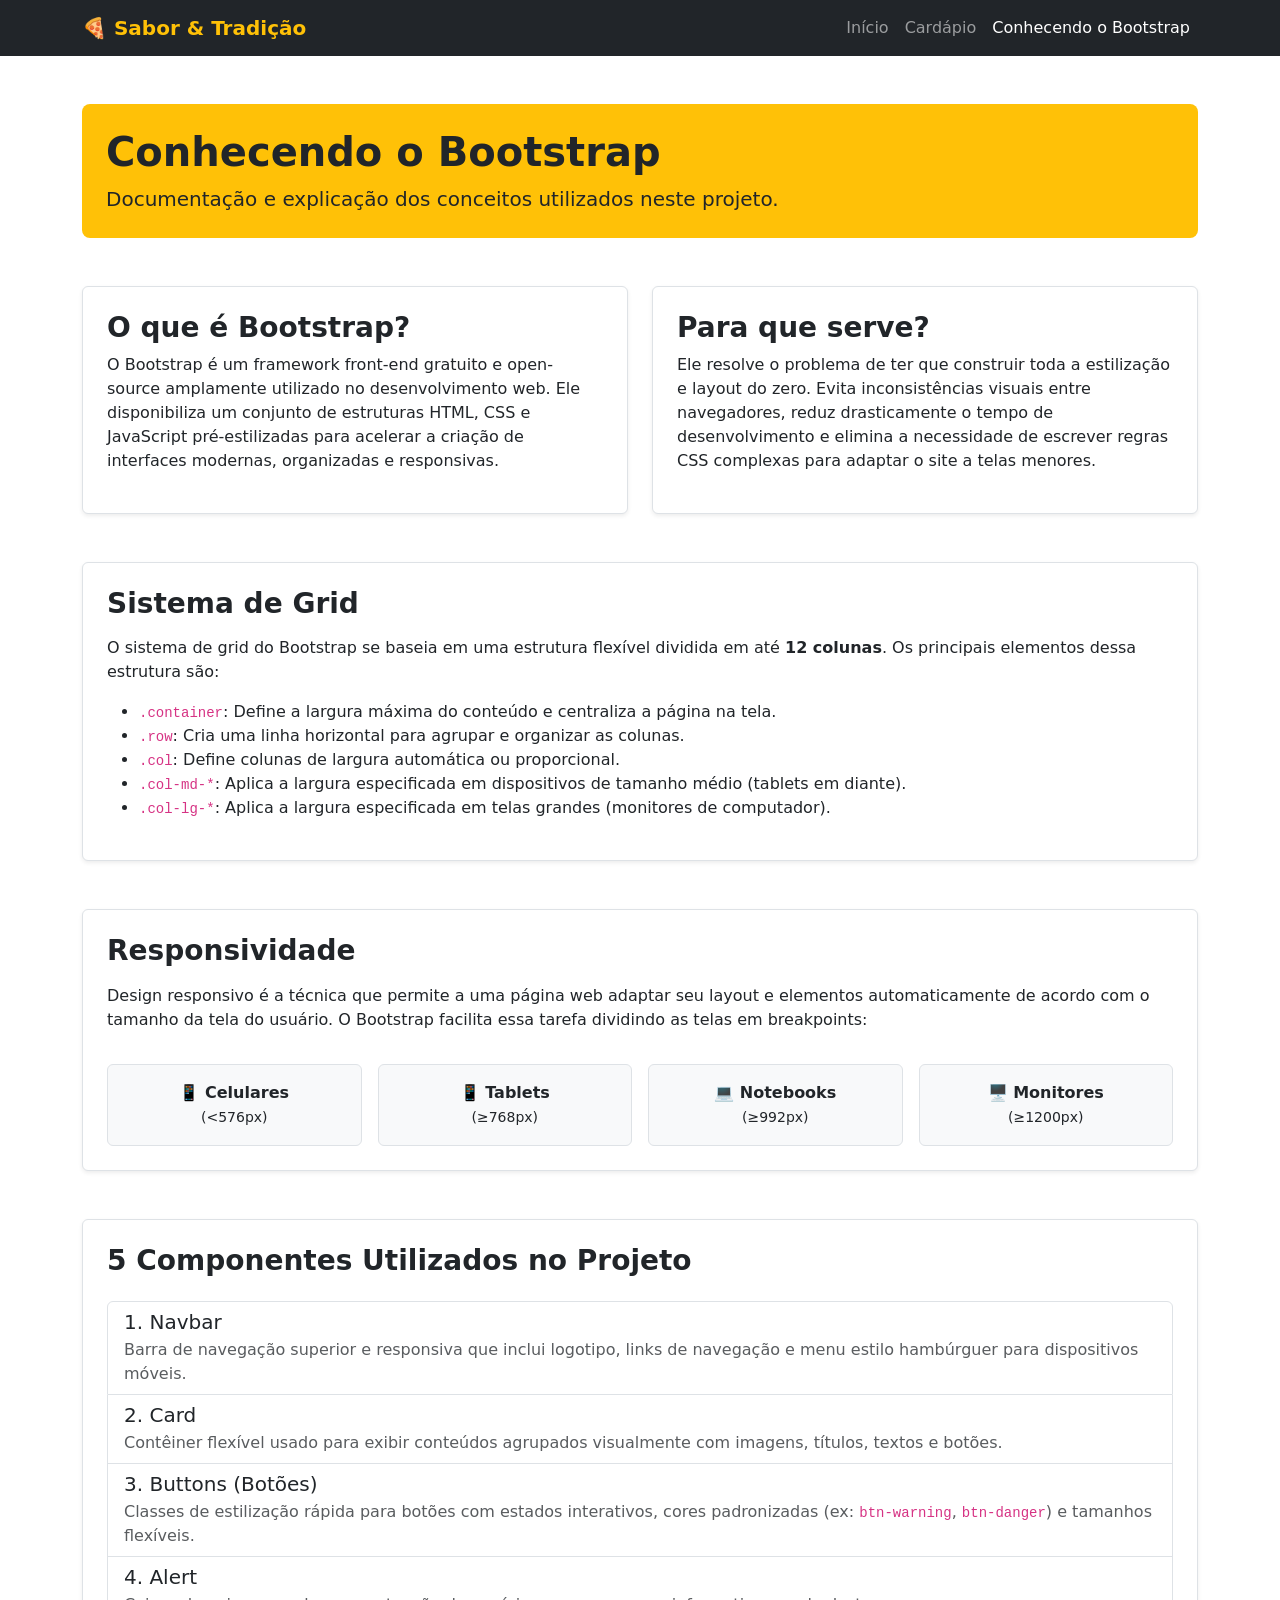
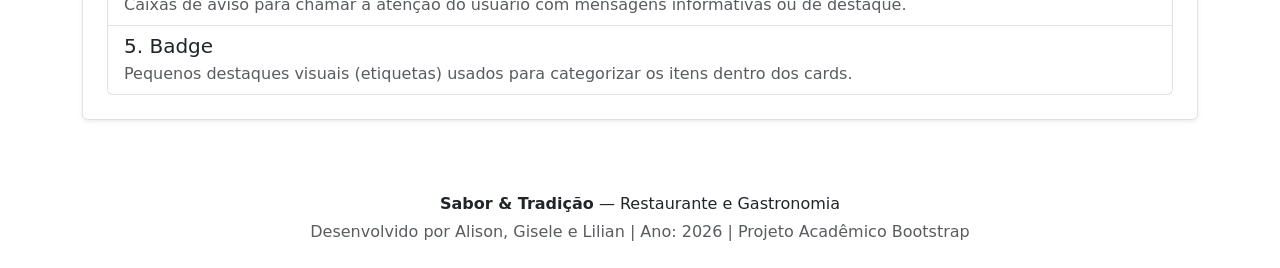
<file: bootstrap.html>
<!DOCTYPE html>
<html lang="pt-br">
<head>
    <meta charset="UTF-8">
    <meta name="viewport" content="width=device-width, initial-scale=1.0">
    <title>Sabor & Tradição - Conhecendo o Bootstrap</title>
    <link href="https://cdn.jsdelivr.net/npm/bootstrap@5.3.3/dist/css/bootstrap.min.css" rel="stylesheet">
    <link rel="stylesheet" href="css/style.css">
</head>
<body>

    <!-- Navbar -->
    <nav class="navbar navbar-expand-lg navbar-dark bg-dark sticky-top">
        <div class="container">
            <a class="navbar-brand fw-bold text-warning" href="index.html">🍕 Sabor & Tradição</a>
            <button class="navbar-toggler" type="button" data-bs-toggle="collapse" data-bs-target="#navbarNav">
                <span class="navbar-toggler-icon"></span>
            </button>
            <div class="collapse navbar-collapse" id="navbarNav">
                <ul class="navbar-nav ms-auto">
                    <li class="nav-item"><a class="nav-link" href="index.html">Início</a></li>
                    <li class="nav-item"><a class="nav-link" href="cardapio.html">Cardápio</a></li>
                    <li class="nav-item"><a class="nav-link active" href="bootstrap.html">Conhecendo o Bootstrap</a></li>
                </ul>
            </div>
        </div>
    </nav>

    <!-- Main Content -->
    <main class="container my-5">
        <div class="bg-warning text-dark p-4 rounded-3 mb-5">
            <h1 class="fw-bold">Conhecendo o Bootstrap</h1>
            <p class="lead mb-0">Documentação e explicação dos conceitos utilizados neste projeto.</p>
        </div>

        <!-- Seção 1 e 2: Conceitos gerais -->
        <div class="row g-4 mb-5">
            <div class="col-12 col-md-6">
                <div class="p-4 border rounded shadow-sm bg-white h-100">
                    <h3 class="text-dark fw-bold">O que é Bootstrap?</h3>
                    <p>O Bootstrap é um framework front-end gratuito e open-source amplamente utilizado no desenvolvimento web. Ele disponibiliza um conjunto de estruturas HTML, CSS e JavaScript pré-estilizadas para acelerar a criação de interfaces modernas, organizadas e responsivas.</p>
                </div>
            </div>
            <div class="col-12 col-md-6">
                <div class="p-4 border rounded shadow-sm bg-white h-100">
                    <h3 class="text-dark fw-bold">Para que serve?</h3>
                    <p>Ele resolve o problema de ter que construir toda a estilização e layout do zero. Evita inconsistências visuais entre navegadores, reduz drasticamente o tempo de desenvolvimento e elimina a necessidade de escrever regras CSS complexas para adaptar o site a telas menores.</p>
                </div>
            </div>
        </div>

        <!-- Seção 3: Sistema de Grid -->
        <div class="mb-5 p-4 border rounded shadow-sm bg-white">
            <h3 class="text-dark fw-bold mb-3">Sistema de Grid</h3>
            <p>O sistema de grid do Bootstrap se baseia em uma estrutura flexível dividida em até <strong>12 colunas</strong>. Os principais elementos dessa estrutura são:</p>
            <ul>
                <li><code>.container</code>: Define a largura máxima do conteúdo e centraliza a página na tela.</li>
                <li><code>.row</code>: Cria uma linha horizontal para agrupar e organizar as colunas.</li>
                <li><code>.col</code>: Define colunas de largura automática ou proporcional.</li>
                <li><code>.col-md-*</code>: Aplica a largura especificada em dispositivos de tamanho médio (tablets em diante).</li>
                <li><code>.col-lg-*</code>: Aplica a largura especificada em telas grandes (monitores de computador).</li>
            </ul>
        </div>

        <!-- Seção 4: Responsividade -->
        <div class="mb-5 p-4 border rounded shadow-sm bg-white">
            <h3 class="text-dark fw-bold mb-3">Responsividade</h3>
            <p>Design responsivo é a técnica que permite a uma página web adaptar seu layout e elementos automaticamente de acordo com o tamanho da tela do usuário. O Bootstrap facilita essa tarefa dividindo as telas em breakpoints:</p>
            <div class="row text-center g-3 mt-2">
                <div class="col-6 col-md-3">
                    <div class="p-3 bg-light border rounded">
                        <strong>📱 Celulares</strong><br><small>(&lt;576px)</small>
                    </div>
                </div>
                <div class="col-6 col-md-3">
                    <div class="p-3 bg-light border rounded">
                        <strong>📱 Tablets</strong><br><small>(&ge;768px)</small>
                    </div>
                </div>
                <div class="col-6 col-md-3">
                    <div class="p-3 bg-light border rounded">
                        <strong>💻 Notebooks</strong><br><small>(&ge;992px)</small>
                    </div>
                </div>
                <div class="col-6 col-md-3">
                    <div class="p-3 bg-light border rounded">
                        <strong>🖥️ Monitores</strong><br><small>(&ge;1200px)</small>
                    </div>
                </div>
            </div>
        </div>

        <!-- Seção 5: Componentes -->
        <div class="mb-5 p-4 border rounded shadow-sm bg-white">
            <h3 class="text-dark fw-bold mb-4">5 Componentes Utilizados no Projeto</h3>
            <div class="list-group">
                <div class="list-group-item">
                    <h5 class="mb-1 text-dark">1. Navbar</h5>
                    <p class="mb-0 text-muted">Barra de navegação superior e responsiva que inclui logotipo, links de navegação e menu estilo hambúrguer para dispositivos móveis.</p>
                </div>
                <div class="list-group-item">
                    <h5 class="mb-1 text-dark">2. Card</h5>
                    <p class="mb-0 text-muted">Contêiner flexível usado para exibir conteúdos agrupados visualmente com imagens, títulos, textos e botões.</p>
                </div>
                <div class="list-group-item">
                    <h5 class="mb-1 text-dark">3. Buttons (Botões)</h5>
                    <p class="mb-0 text-muted">Classes de estilização rápida para botões com estados interativos, cores padronizadas (ex: <code>btn-warning</code>, <code>btn-danger</code>) e tamanhos flexíveis.</p>
                </div>
                <div class="list-group-item">
                    <h5 class="mb-1 text-dark">4. Alert</h5>
                    <p class="mb-0 text-muted">Caixas de aviso para chamar a atenção do usuário com mensagens informativas ou de destaque.</p>
                </div>
                <div class="list-group-item">
                    <h5 class="mb-1 text-dark">5. Badge</h5>
                    <p class="mb-0 text-muted">Pequenos destaques visuais (etiquetas) usados para categorizar os itens dentro dos cards.</p>
                </div>
            </div>
        </div>
    </main>

    <!-- Footer -->
    <footer class="py-4 text-center mt-auto">
        <div class="container">
            <p class="mb-1"><strong>Sabor & Tradição</strong> — Restaurante e Gastronomia</p>
            <p class="mb-0 text-muted">Desenvolvido por Alison, Gisele e Lilian | Ano: 2026 | Projeto Acadêmico Bootstrap</p>
        </div>
    </footer>

    <script src="https://cdn.jsdelivr.net/npm/bootstrap@5.3.3/dist/js/bootstrap.bundle.min.js"></script>
</body>
</html>
</file>
<file: css/style.css>
/* Customização de Identidade Visual */

.hero-banner {
    background: linear-gradient(rgba(0, 0, 0, 0.7), rgba(0, 0, 0, 0.7)), 
                url('https://images.unsplash.com/photo-1517248135467-4c7edcad34c4?w=1200&auto=format&fit=crop&q=80') center/cover no-repeat;
}

.card-img-top {
    height: 220px;
    object-fit: cover;
}

.card {
    transition: transform 0.2s ease-in-out;
}

.card:hover {
    transform: translateY(-5px);
}
</file>
